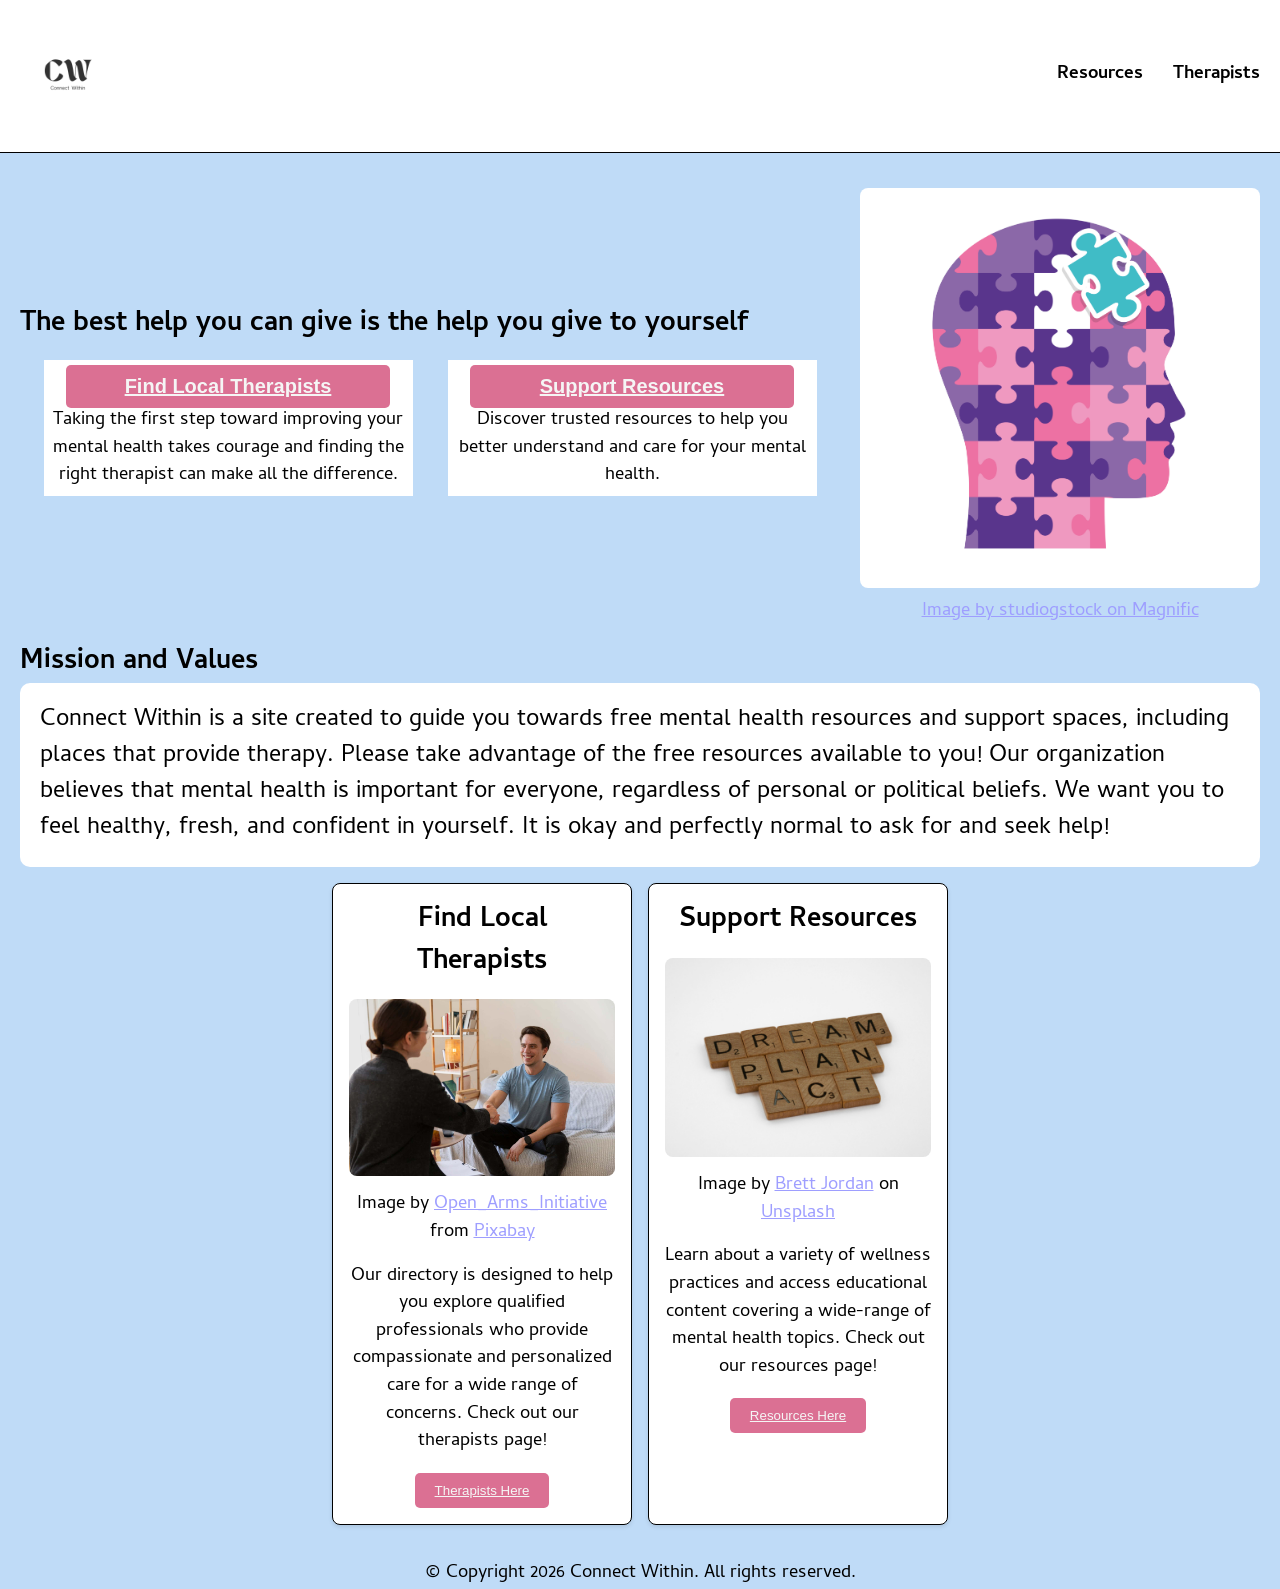
<file: index.html>
<!DOCTYPE html>
<html lang="en">
<head>
    <meta charset="UTF-8">
    <meta name="viewport" content="width=device-width, initial-scale=1.0">
    <title>Home</title>
    <link rel="stylesheet" href="style.css">
</head>
<body>
    <header>
        <nav>
            <a href="index.html"><img id="nav-logo" src="images/connect_within_logo.png" alt="Company logo with letters C and W in black. Name of company below letters."></a>
            <ul id = "options">
                <li><a class="resources-change" href="resources.html">Resources</a></li>
                <li><a class="therapists-change" href="therapists.html">Therapists</a></li>
            </ul>
        </nav>
    </header>
    <main>
        <!-- This should be a changed to keep the picture to the right and share the other part of the screen with the header and buttons. The buttons 
         should have the same size and width probably need a separate class from the cards-->
        <div class="block">
            <div class="text">
                <h2>The best help you can give is the help you give to yourself</h2>
                <div class="header_buttons">
                    <button><a href="therapists.html"><h2>Find Local Therapists</h2></a></button>
                    <p>Taking the first step toward improving your mental health takes courage and finding the right therapist can make all the difference.</p>
                </div>
                <div class="header_buttons">
                    <button><a href="resources.html"><h2>Support Resources</h2></a></button>
                    <p>Discover trusted resources to help you better understand and care for your mental health. </p>
                </div>
            </div>
            <div class="image">
                <img id="puzzle" src="images/puzzle_brain.jpg" alt="Image related to values and mission.">
                <figcaption><a href="https://www.magnific.com/free-vector/epilepsy-brain-puzzles_169504640.htm">Image by studiogstock on Magnific</a></figcaption>
            </div>
        </div>
                <!-- This can stay the same seems to work fine -->
        <div>
            <div class="text">
                <h2>Mission and Values</h2>
                <p>Connect Within is a site created to guide you towards free mental health resources and support spaces, including places that provide therapy.
                    Please take advantage of the free resources available to you! Our organization believes that mental health is important for everyone, regardless of personal
                    or political beliefs. We want you to feel healthy, fresh, and confident in yourself. It is okay and perfectly normal to ask for and seek help!
                </p>
        </div>
        <!-- This should act as a card and share the space with the other card. was block and text -->
        <div class="card-container">
            <div class="card">
                <h2>Find Local Therapists</h2>
                <img class="card-image" src="images/therapy_session.jpg" alt="Therapist sitting down shaking hands with man sitting on a couch">
                <figcaption>Image by <a href="https://pixabay.com/users/open_arms_initiative-50124555/?utm_source=link-attribution&utm_medium=referral&utm_campaign=image&utm_content=9603565">Open_Arms_Initiative</a> from <a href="https://pixabay.com//?utm_source=link-attribution&utm_medium=referral&utm_campaign=image&utm_content=9603565">Pixabay</a></figcaption>
                <p>Our directory is designed to help you explore qualified professionals who provide compassionate and personalized care for a wide range of concerns.
                    Check out our therapists page!</p>
                <footer class="card-footer">
                    <button><a href="therapists.html">Therapists Here</a></button>
                </footer>
            </div>
            <!-- This should act as a card and share the space with the other card -->
            <div class="card">
                <h2>Support Resources</h2>
                <img class="card-image" src="images/dream_plan_act.jpg" alt="Crossword scrabble words spelling dream, plan, and act.">
                <figcaption> Image by <a href="https://unsplash.com/@brett_jordan?utm_source=unsplash&utm_medium=referral&utm_content=creditCopyText">Brett Jordan</a> on <a href="https://unsplash.com/photos/brown-wooden-blocks-on-white-surface-q8ZgKZutttE?utm_source=unsplash&utm_medium=referral&utm_content=creditCopyText">Unsplash</a></figcaption>
                <p>Learn about a variety of wellness practices and access educational content covering a wide-range of mental health topics. Check out our resources page!</p>
                <footer class="card-footer">
                    <button><a href="resources.html">Resources Here</a></button>
                </footer>
            </div>
        </div>
    </main>
    <footer>
         <p>&copy; Copyright 2026 Connect Within. All rights reserved.</p>
    </footer>
</body>
</html>
</file>
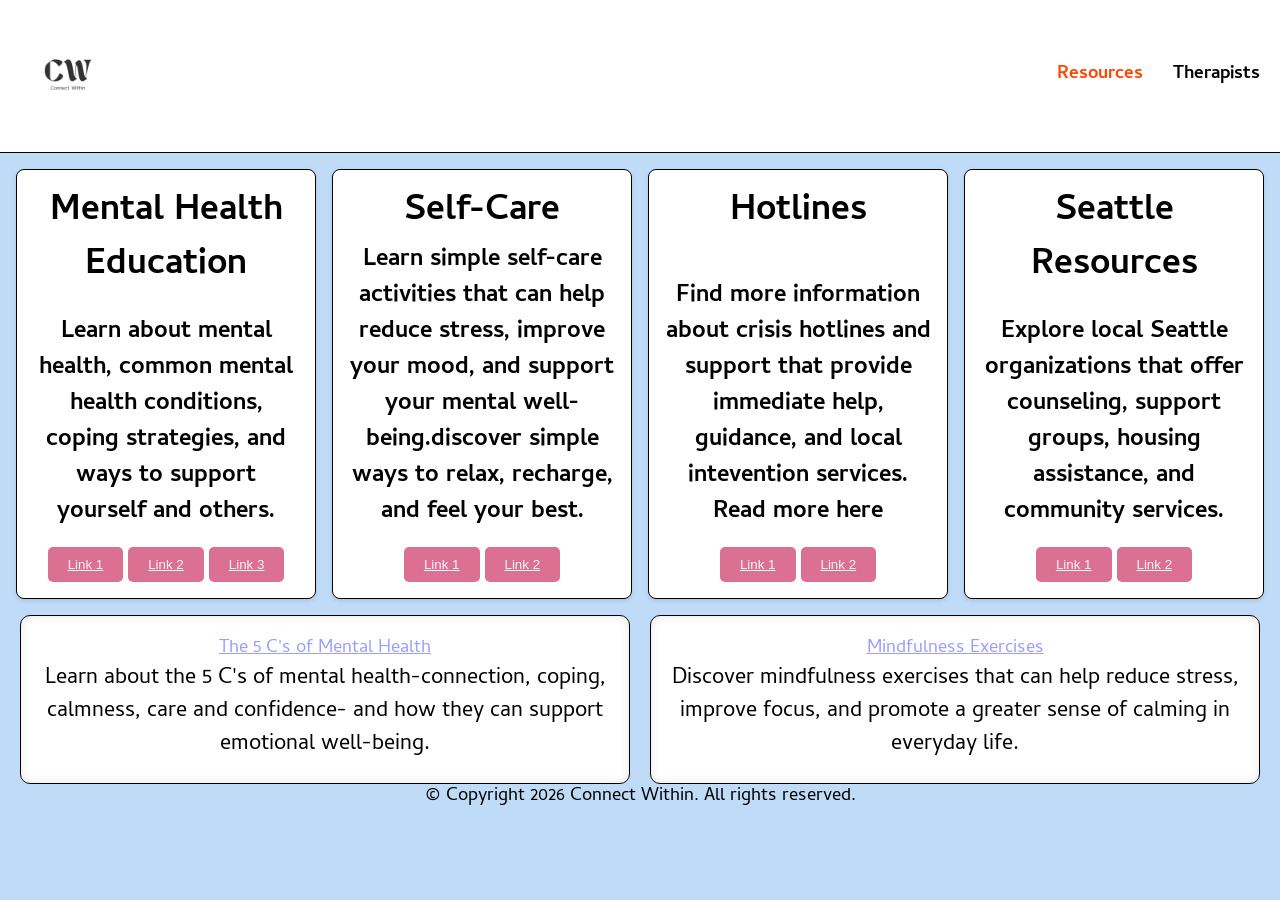
<file: resources.html>
<!DOCTYPE html>
<html lang="en">
<head>
    <meta charset="UTF-8">
    <meta name="viewport" content="width=device-width, initial-scale=1.0">
    <title>Resources</title>
     <link rel="stylesheet" href="style.css">
</head>
<body>
    <header>
         <nav>
            <a href="index.html"><img id="nav-logo" src="images/connect_within_logo.png" alt="Company logo with letters C and W in black. Name of company below letters."></a>
            <ul id = "options">
                <li><a class="resources-active" href="resources.html">Resources</a></li>
                <li><a class="therapists-change" href="therapists.html">Therapists</a></li>
            </ul>
        </nav>
    </header>
    <section class="card-container">
        <article class="card">
            
            <header class="card-header">
                <h2>Mental Health Education</h2>
                <p class="card-description">
                Learn about mental health, common mental health conditions, coping strategies, and ways to support yourself and others.
                </p>
            </header>
            <footer class="card-footer">
                <button><a href="https://www.samhsa.gov/mental-health">Link 1</a></button>
                <button><a href="https://www.who.int/news-room/fact-sheets/detail/mental-health-strengthening-our-response">Link 2</a></button>
                <button><a href="https://www.nimh.nih.gov/health">Link 3</a></button>
            </footer>
        </article>
    
        <article class="card">
           
        <header class="card-header">
            <h2>Self-Care</h2>
            <p class="card-description">
                Learn simple self-care activities that can help reduce stress, improve your mood, and support your mental well-being.discover simple ways to relax, recharge, and feel your best.
            </p>

        </header>
        <footer class="card-footer">
                <button><a href="https://screening.mhanational.org/content/50-self-care-activities-to-do-when-you-dont-know-where-to-start/">Link 1</a></button>
                <button><a href="https://extension.msstate.edu/publications/tips-for-taking-care-yourself-self-care-practices">Link 2</a></button>
               
            </footer>
    </article>
    
         <article class="card">
            
        <header class="card-header">
            <h2>Hotlines</h2>
            <p class="card-description">
                Find more information about crisis hotlines and support that provide immediate help, guidance, and local intevention services. Read more here
            </p>
           

        </header>
            <footer class="card-footer">
                <button><a href="https://www.hca.wa.gov/free-or-low-cost-health-care/i-need-behavioral-health-support/mental-health-crisis-lines">Link 1</a></button>
                <button><a href="https://988lifeline.org/">Link 2</a></button>
                
            </footer>
    </article>
   
    <article class="card">
           
        <header class="card-header">
            <h2>Seattle Resources</h2>
            <p class="card-description">
              Explore local Seattle organizations that offer counseling, support groups, housing assistance, and community services.
            </p>
        </header>
        <footer class="card-footer">
            <button><a href="https://kingcounty.gov/en/dept/dchs/human-social-services/behavioral-health-recovery/mental-health-services">Link 1</a></button>
            <button><a href="https://www.google.com/aclk?sa=L&ai=DChsSEwj8j4K6vZmWAxXlGq0GHX-KCD4YACICCAEQCRoCcHY&co=1&gclid=Cj0KCQjwkOvTBhDgARIsAKUNyRu2eGVnt61g2ViMr2-2nzcn2YCsjCiS4sfN90Aly-b7kcwr-4MAB3waAqRTEALw_wcB&cid=[base64]&cce=1&sig=AOD64_3fwBMebnUkBKfJNd8EXPHpIdXV3Q&q&adurl&ved=2ahUKEwis__q5vZmWAxVfFDQIHU5yLW0Q0Qx6BAgSEAE">Link 2</a></button>
        </footer>
    </article>
    </section>

    <div class="gapping">
        <div class="support-container">
            <div class="support">
            <a href="https://247dct.org/what-are-the-5-cs-of-mental-health/" target="_blank"> The 5 C's of Mental Health</a>
            <p>
                Learn about the 5 C's of mental health-connection, coping, calmness, care and 
                confidence- and how they can support emotional well-being.
            </p>
            </div>
        </div>
        <div class="support-container">
            <div class="support">
            <a href="https://www.med.upenn.edu/psychiatry/mindfullness_exercises/" target="_blank"> Mindfulness Exercises</a>
            <p>
                Discover mindfulness exercises that can help reduce stress, improve focus, 
                and promote a greater sense of calming in everyday life.
            </p>
            </div>
        </div>
    </div>
    <footer>
         <p>&copy; Copyright 2026 Connect Within. All rights reserved.</p>
    </footer>
</body>
</html>
</file>
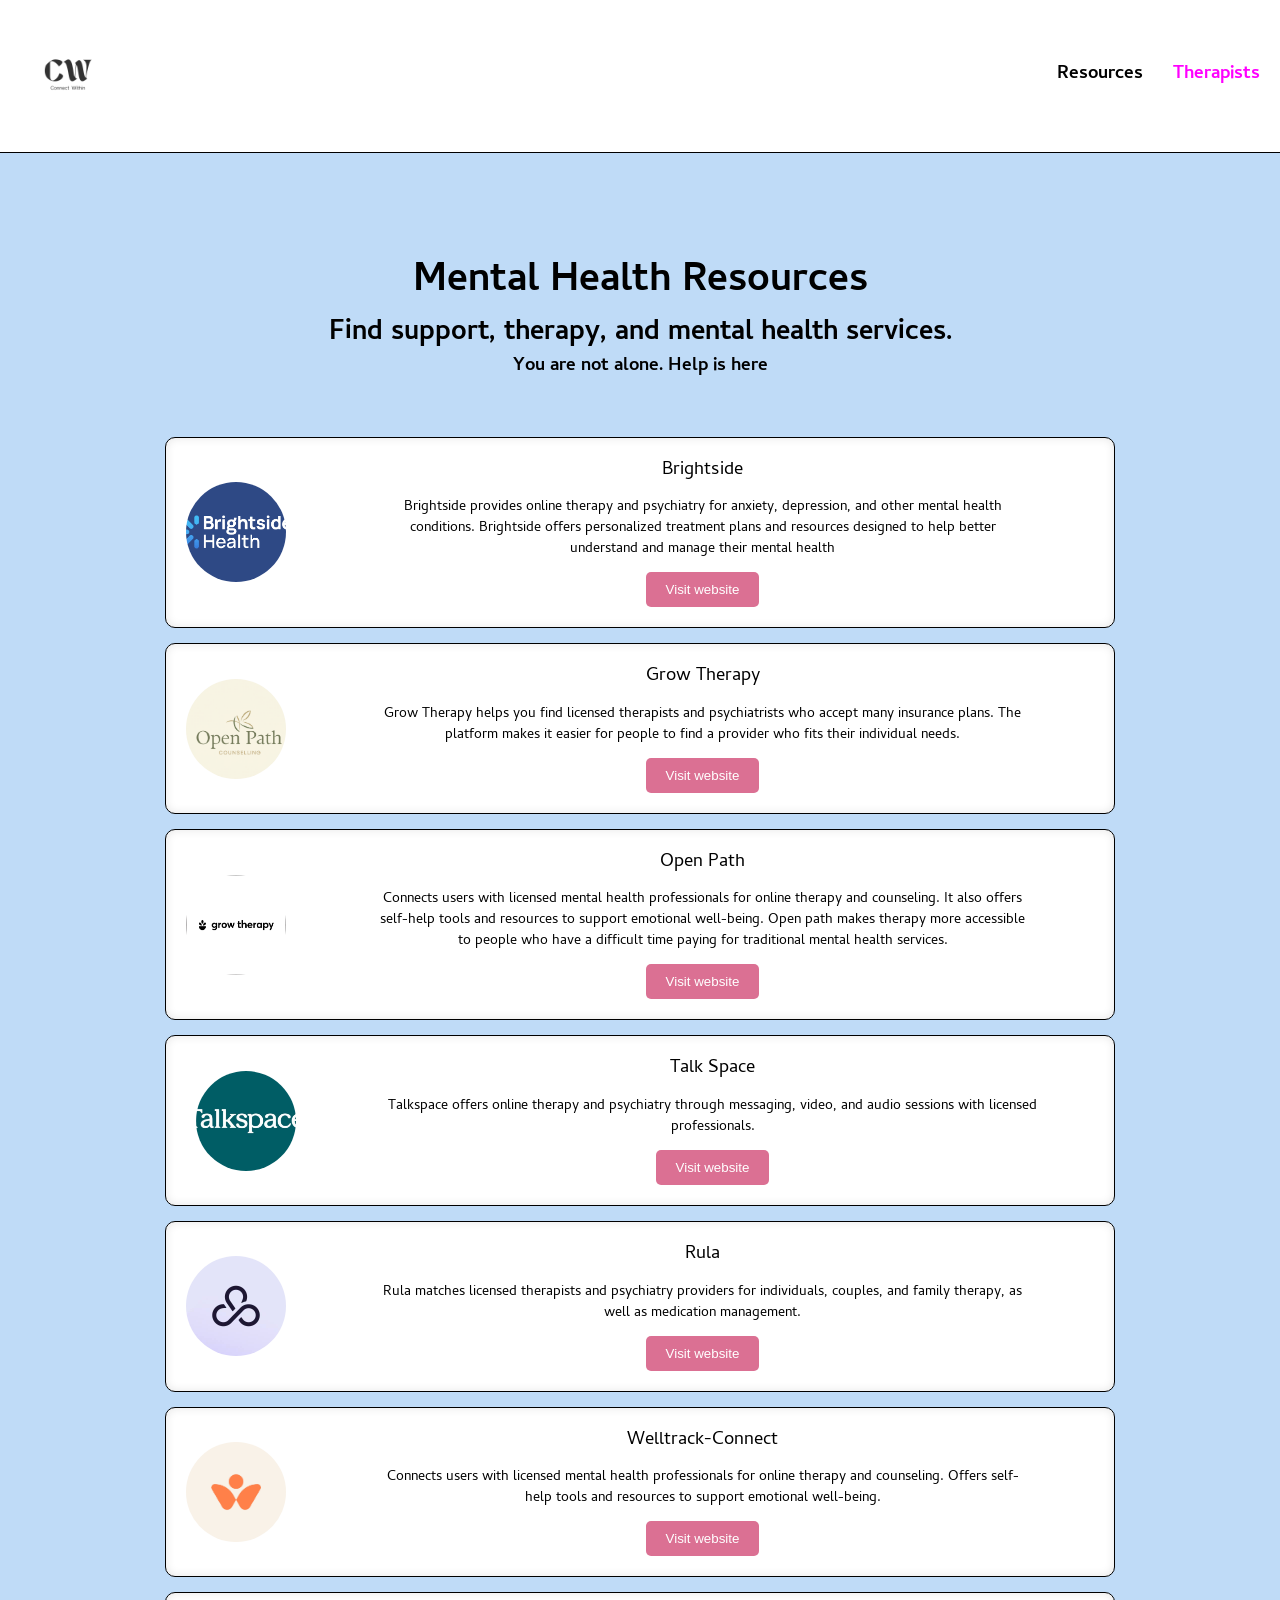
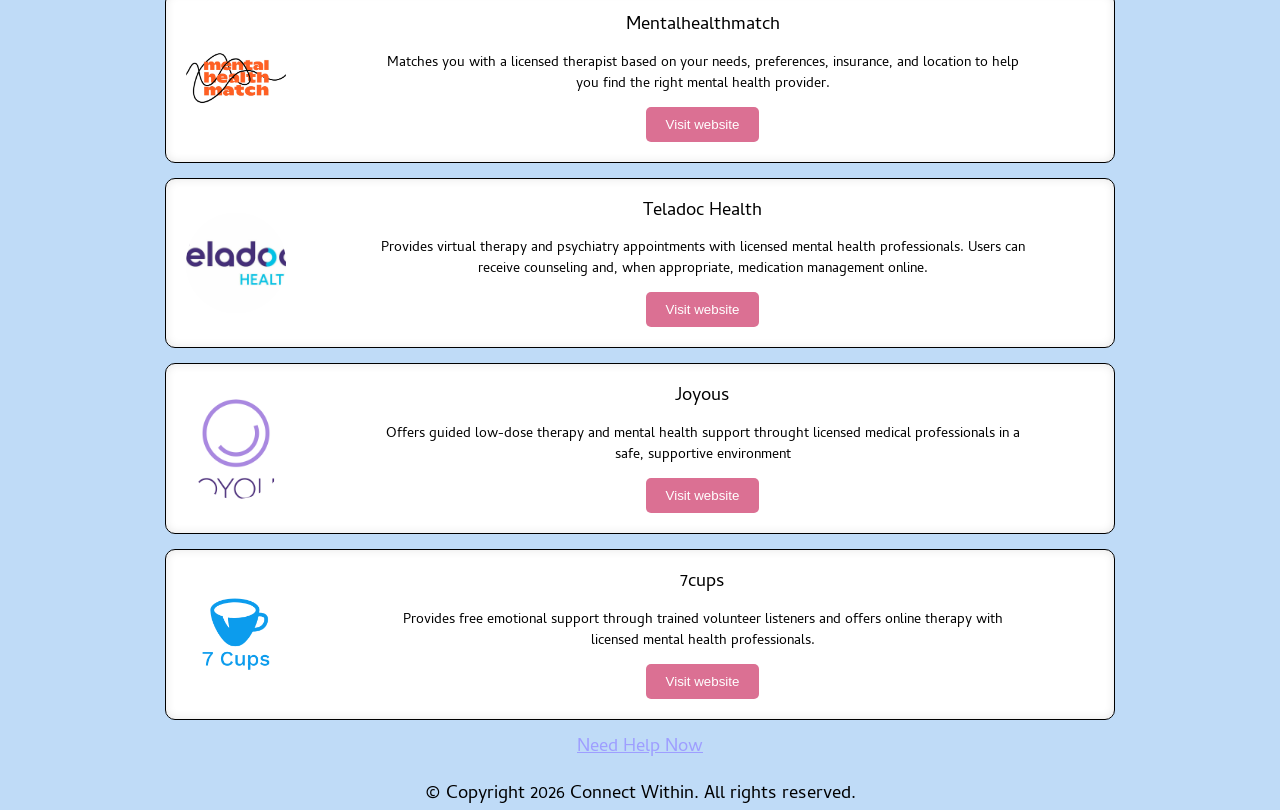
<file: therapists.html>
<!DOCTYPE html>
<html lang="en">
<head>
    <meta charset="UTF-8">
    <meta name="viewport" content="width=device-width, initial-scale=1.0">
    <title>Therapists</title>
   <link rel="stylesheet" href="style.css">
</head>
<body>
    <header>
        
        <nav>
            <a href="index.html"><img id="nav-logo" src="images/connect_within_logo.png" alt="Company logo with letters C and W in black. Name of company below letters."></a>
            <ul id = "options">
                <li><a class="resources-change" href="resources.html">Resources</a></li>
                <li><a class="therapists-active" href="therapists.html">Therapists</a></li>
            </ul>
        </nav>
    </header>
    <main>
        <div class="hero">
        <h1> Mental Health Resources</h1>
        <h2>Find support, therapy, and mental health services.</h2>
        <h4>You are not alone. Help is here</h4>


        </div>
        <div class="resources">
            <div class="resource-logo">
                <img src="images/images.png" alt="Brightside logo" class="hero-image">
            </div>

            <div class="resource-info">Brightside
            <p> Brightside provides online therapy and psychiatry for anxiety, depression, and other mental health conditions. Brightside offers personalized treatment plans and resources designed to help better understand and manage their mental health  </p>
                
            <a href="https://www.brightside.com/?srsltid=AfmBOoqYjbS92JG_P8Xb9EcGMK495OdYI2FB0KGgGfWGiOO-cP48rqCN" target="_blank">
                <button type="button">Visit website</button>
            </a>

            
        </div>
    </div>

        <div class="resources">
            <div class="resource-logo">
                 <img src="images/open path.webp" alt="Grow Therapy logo" class="hero-image">
            </div>
            <div class="resource-info">Grow Therapy
                <p>Grow Therapy helps you find licensed therapists and psychiatrists who accept many insurance plans. The platform makes it easier for people to find a provider who fits their individual needs.</p>
                <a href="https://growtherapy.com/start/find-therapist-nb?use_contentful=1&useCMSHomePagePDSClientSideFetch=true&g_acctid=735-200-2909&g_adgroupid=160808090835&g_adid=694103196618&g_adtype=search&g_campaign=Grow-Therapy%7CClient%7CSEM%7CTier3%7CNBD%7CPhrase-Exact%7CGeneric&g_campaignid=21108245235&g_keyword=online%20therapy&g_keywordid=kwd-11743251&g_network=g&utm_device=c&network=g&matchtype=e&geoid=9033312&utm_source=google&utm_medium=cpc&utm_campaign=160808090835&utm_content=694103196618&utm_term=online%20therapy&cc_opt_out=true&gad_source=1&gad_campaignid=21108245235&gbraid=0AAAAABiEzVDwQqf1X0L4gNMLb84GLfeko&gclid=Cj0KCQjwm8bTBhDWARIsAC9Hi8mkbS78468L4o0cb61kissIe3T8FAj7MHA72nqEeyFqStPUjX1WzSoaAgFWEALw_wcB&contentful_experiment_landing_page_filters_experiment_no_quiz=control" target="_blank">
                    <button type="button">Visit website</button>
                </a>
        </div>
    </div>

        <div class="resources">
             <div class="resource-logo">
                <img src="images/Grow+Therapy+Logo+Stroke+K+Square.png.webp" alt="Open Path logo" class="hero-image">
            </div>
            <div class="resource-info">Open Path
        
                <p>Connects users with licensed mental health professionals for online therapy and counseling. It also offers self-help tools and resources to support emotional well-being. Open path makes therapy more accessible to people who have a difficult time paying for traditional mental health services.</p>
            <a href="https://openpathcollective.org" target="_blank">
                    <button type="button">Visit website</button>
                </a>

        </div>
    </div>

        <div class="resources">
            <div style="margin: 10px;" class="resource-logo">
                <img src="images/talkspace.jpeg" alt="Talkspace logo" class="hero-image">
            </div>
            <div class="resource-info">Talk Space
    
            <p>Talkspace offers online therapy and psychiatry through messaging, video, and audio sessions with licensed professionals.</p>
            <a href="https://www.talkspace.com">
                <button type="button">Visit website</button>
            </a>
           
        </div>
    </div>

        <div class="resources">
            <div class="resource-logo">
                <img src="images/rula.jpeg" alt="Rula logo" class="hero-image">
            </div>

            <div class="resource-info">Rula
            <p>Rula matches licensed therapists and psychiatry providers for individuals, couples, and family therapy, as well as medication management.</p>
            <a href="https://www.rula.com/online-therapy/?utm_source=google&utm_medium=paidsearch&utm_campaign=patient_psp_nb_23744838462&utm_content=195945516952&utm_term=online%20therapy&gad_source=1&gad_campaignid=23744838462&gbraid=0AAAAABq_VTXs0XKRUflIwDA24i67ZgRNk&gclid=Cj0KCQjwm8bTBhDWARIsAC9Hi8nFvl6ZMvp-aVOEL8gQJFQNa8GeTUUlExq08SSQvGE5j1mFQJunBlgaAtMZEALw_wcB">
                <button type="button">Visit website</button>
            </a>
        </div>
    </div>

        <div class="resources">
            <div class="resource-logo">
                <img src="images/Welltrack-Logo-03.jpg" alt="Welltrack-Connect logo" class="hero-image">
            </div>
            <div class="resource-info">Welltrack-Connect
            
            <p> Connects users with licensed mental health professionals for online therapy and counseling.
                 Offers self-help tools and resources to support emotional well-being. </p>
            <a href="https://welltrack-connect.com">
                <button type="button">Visit website</button>
                </a>
        </div>
    </div>

        <div class="resources">
             <div class="resource-logo">
                <img src="images/mental health match.png" alt="Mental Health Match logo" class="hero-image">
            </div>

            <div class="resource-info">Mentalhealthmatch
            
            <p> Matches you with a licensed therapist based on your needs, preferences, insurance,
                 and location to help you find the right mental health provider.</p>
            <a href="https://mentalhealthmatch.com">
                <button type="button">Visit website</button>

            </a>
        </div>
    </div>



        <div class="resources">
            <div class="resource-logo">
                <img src="images/teladoc.jpeg" alt="Teladoc Health logo" class="hero-image">
            </div>

            <div class="resource-info">Teladoc Health
            
            <p>Provides virtual therapy and psychiatry appointments with licensed mental health professionals.
                Users can receive counseling and, when appropriate, medication management online.</p>
            <a href="https://www.teladochealth.com/individuals/mental-health">
                <button type="button">Visit website</button>
            </a>
        </div>
     </div>

        <div class="resources">
            <div class="resource-logo">
                <img src="images/joyous.png" alt="Joyous logo" class="hero-image">
            </div>

            <div class="resource-info">Joyous
            <p>Offers guided low-dose therapy and mental health support throught licensed medical professionals in a safe, supportive environment</p>
            <a href="https://www.joyous.team/?utm_source=google&utm_medium=cpc&utm_content=702458938239&utm_term=mental%20health%20and%20depression%20help&utm_campaign=N-WA-State-All&gad_source=1&gad_campaignid=21379283414&gbraid=0AAAAAoy3VrxM5znGxa64mVOUV3TE0XaKW&gclid=CjwKCAjwvsvTBhBaEiwAmf-3noRNjPJKF4bh1l06L-K7PRYpOB8gdkScvfUmt317mCE26YDayarfehoCfPcQAvD_BwE">
                <button type="button">Visit website</button>
            </a>
            
        </div>
    </div>


        <div class="resources">
            <div class="resource-logo">
            <img src="images/7 cup.png" alt="7 Cups logo" class="hero-image">
            </div>

            <div class="resource-info">7cups
            <p> Provides free emotional support through trained volunteer listeners and
                offers online therapy with licensed mental health professionals.</p>
                <a href="https://www.7cups.com/?locale=en_US">
                <button type="button">Visit website</button>
            </a>
           
        </div>
    </div>

    <div>
        <a href="#modal">Need Help Now</a>
    </div>
        
    
        <div id ="modal">
            <div class="modal__window">
                <a class="modal__close" href="#" aria-label="Close">&times;</a>
                <h2>Need help now?</h2>
                <p class="modal__intro">If you are in a crisis:</p>

                <div class="modal__action">
                    <h3>Call or text 988</h3>
                </div>

                <div class="modal__action">
                    <h3>Text HOME to 741741</h3>
                    <p>Crisis Text Line &mdash;
                        free, 24/7 support</p>
                </div>

                <div class="modal__more">
                    <h3>Find more resources</h3>
                    <p>Explore more crisis and emergency resources</p>
                    <a class="modal__link" href="resources.html">More resources for hotlines</a>
                </div>
            </div>
      </div>


    
    </main>

    <footer>
         <p>&copy; Copyright 2026 Connect Within. All rights reserved.</p>
    </footer>
</body>
</html>
</file>
<file: style.css>
@import url('https://fonts.googleapis.com/css2?family=Cambay:wght@400;700&display=swap');

html {
    color-scheme: dark;
}

*{
    padding: 0;
    margin: 0;
    box-sizing: border-box;
}

body {
    margin: 0;
    font-family: 'Cambay', sans-serif;
    font-size: 1.15rem;
    line-height: 1.5;
    background-color: #bfdbf7;
    color: black;
}

nav {
    display: flex;
    justify-content: space-between;
    align-items: center;
    background-color: white;
    padding: 20px;
    border-bottom: 1px solid black;
}

#nav-logo {
    width: 100px;
}


.card-container {
    display: flex;
    flex-wrap: wrap;
    gap:1rem;
    justify-content: center;
    padding: 1rem;
}

.card {
    display: flex;
    flex-direction: column;
    gap: 1rem;
    width: 300px;
    padding: 1rem;
    border: 1px solid black;
    border-radius: 8px;
    background-color: white;
    box-shadow: 0 2px 4px rgba(0, 0, 0, 0.1);
}

.card h2 {
    text-align: center;
}

.card> figcaption {
    text-align: center;
    justify-content: space-between;
    vertical-align: middle;
}

.card-image {
    width: 100%;
    border-radius: 8px;
}

.card-header {
    font-size: 1.5rem;
    font-weight: bold;
    text-align: center;
    color: black;
    display: flex;
    flex-direction: column;
    justify-content: space-between;
    height: 345px;
}

.card-footer {
    display: inline-block;
    justify-content: space-between;
    vertical-align: middle;
}

.card-footer button {
    margin-top: auto;
    align-self: center;
}

/* Fix Centering of Buttons Later
    .card > footer button {
    vertical-align: middle;
    text-align: center;
} */

/* color #1e40af */

button {
    background-color: palevioletred;
    color: white;
    border: none;
    padding: 10px 20px;
    border-radius: 5px;
    cursor: pointer;
}
button:hover {
    background-color: plum;
}
.hero{
    background-color: #bfdbf7;
    padding: 40px 20px;
    text-align: center;
}


h1 {
    text-align: center;
    font-size: 40px;
    margin-top: 40px;
}

.resources {
    width: 90%;
    max-width: 950px;
    padding: 20px;
    margin: 15px auto;
    background-color: white;
    border-radius: 10px;
    border: 1px solid black;
    display: flex;
    align-items: center;
    gap: 25px;
    box-shadow: inset 0 0 10px rgba(0, 0, 0, 0.1);
}

.resources a {
    display: inline-flex;
    align-items: center;
    justify-content: center;
    margin: 0 auto;
    text-decoration: none;
}

.resources p {
    margin: 0;
    max-width: 650px;
    font-size: 14px;
    line-height: 1.5;
    text-align: center;
}

.resources img {
    width: 100px;
    height: 100px;
    border-radius: 50px;
    object-fit: cover;
}

.resource-logo {
    flex-shrink: 0;
    display: flex;
    align-items: center;
    justify-content: center;
}

.resource-info {
    flex: 1;
    display: flex;
    flex-direction: column;
    align-items: center;
    justify-content: center;
    gap: 12px;
    text-align: center;
}

.support-container {
    flex: 1 1 320px;
    display: flex;
    justify-content: center;
    align-items: stretch;
}

.support {
    width: 100%;
    height: 100%;
    padding: 20px;
    background-color: white;
    border-radius: 10px;
    border: 1px solid black;
    box-shadow: inset 0 0 10px rgba(0, 0, 0, 0.1);
    text-align: center;
    box-sizing: border-box;
}

.gapping {
    display: flex;
    gap: 20px;
    justify-content: center;
    flex-wrap: wrap;
    padding: 0 20px;
}

@media (max-width: 700px) {
    .gapping {
        flex-direction: column;
        align-items: center;
    }

    .support-container {
        width: 100%;
        max-width: 500px;
    }
}

.support > p {
    font-size: larger;
}

#modal{
    position: fixed;
    top: 0;
    left: 0;
    width: 100%;
    height: 100%;
    background-color: rgba(0, 0, 0, 0.6);
    display: flex;
    justify-content: center;
    align-items: center;
    padding: 20px;
    z-index: 100;
    transition: opacity 0.25s ease;
}

.modal__window {
    position: relative;
    width: 100%;
    max-width: 420px;
    max-height: 90vh;
    overflow-y: auto;
    background-color: white;
    padding: 2.5em 2em 2em;
    border-radius: 16px;
    box-shadow: 0 10px 40px rgba(0, 0, 0, 0.3);
    text-align: center;
}

.modal__window h2 {
    text-align: center;
    color: #1e3a8a;
    vertical-align: middle;
    flex-direction: column;
}

.modal__intro {
    margin-bottom: 20px;
    color: #333;
}

.modal__action {
    background-color: #bfdbf7;
    border-radius: 10px;
    padding: 14px;
    margin-bottom: 14px;
}

.modal__action h3 {
    color: #1e3a8a;
    margin-bottom: 4px;
}

.modal__action p {
    margin: 0;
}

.modal__more {
    margin-top: 20px;
    padding-top: 16px;
    border-top: 1px solid #ddd;
}

.modal__link {
    display: inline-block;
    margin-top: 10px;
    padding: 10px 20px;
    background-color: #1e40af;
    color: white;
    border-radius: 5px;
    text-decoration: none;
    transition: background-color 0.3s ease;
}

.modal__link:hover {
    background-color: #1e3a8a;
}

.modal__close {
    position: absolute;
    top: 12px;
    right: 12px;
    width: 32px;
    height: 32px;
    display: flex;
    align-items: center;
    justify-content: center;
    background-color: #f1f1f1;
    color: black;
    border-radius: 50%;
    text-decoration: none;
    font-size: 20px;
    line-height: 1;
    transition: background-color 0.2s ease;
}

.modal__close:hover {
    background-color: #e0e0e0;
}

#modal:not(:target) {
    visibility: hidden;
    opacity: 0;
}

@media  (min-width:800px){
    main {
        flex-direction: row;
        flex-wrap: wrap;
        justify-content: center;
        align-items: stretch;
    }
}

/* was start of my section */

#options {
    display: flex;
    list-style: none;
    margin: 0;
    padding: 0;
}

#options li {
    margin-left: 30px;
}

#options > li > a.resources-change:hover {
    color: orangered;
}

#options > li > a.resources-active {
    color: orangered;
}

#options > li > a.therapists-change:hover {
    color: fuchsia;
}

#options > li > a.therapists-active {
    color: fuchsia;
}

#options a {
    color: black;
    font-weight: bold;
    text-decoration: solid;
}

main {
    padding: 20px;
    text-align: center;
}

.block {
    display: flex;
    flex-wrap: wrap;
    align-items: center;
    gap: 20px;
    padding: 15px 0;
    justify-content: space-between;
}

@media (max-width: 800px) {
    .block {
        flex-direction: column;
    }
}


.text > p {
    width: 100%;
    border-radius: 10px;
    background-color: white;
    font-size: 1.5rem;
    text-decoration: none;
    padding: 20px;
    padding-left: 20px;
    text-align: left;
} 

.text > h2 {
    text-align: left;
}

.text {
    flex: 1;
}

.image > #puzzle {
    width: 400px;
    object-fit: cover;
    border-radius: 8px;
    flex-shrink: 0;
}

.image {
        margin-left: 0;
        order: 2;
    }

.header_buttons {
    width: 45%;
    background-color: white;
    display: inline-block;
    vertical-align: middle;
    margin: 15px;
    padding: 5px;
    box-sizing: border-box;
    text-align: center;
}

.header_buttons button {
    width: 90%;
    /* max-width: 350px; */
    /* min-width: 300px; */
    display: flex;
    align-items: center;
    justify-content: center;
    margin: auto;
}

.header_buttons button a {
    color: whitesmoke;
}

.header_buttons button h2 {
    margin: 0;
    padding: 0;
    text-align: center;
}

img {
    width: 300px;
}

.image > #resources {
    width: 400px;
    object-fit: cover;
    border-radius: 8px;
    flex-shrink: 0;
    margin-right: 50px;
}

footer {
    text-align: center;
}

footer > button > a {
    color: whitesmoke;
}
</file>
